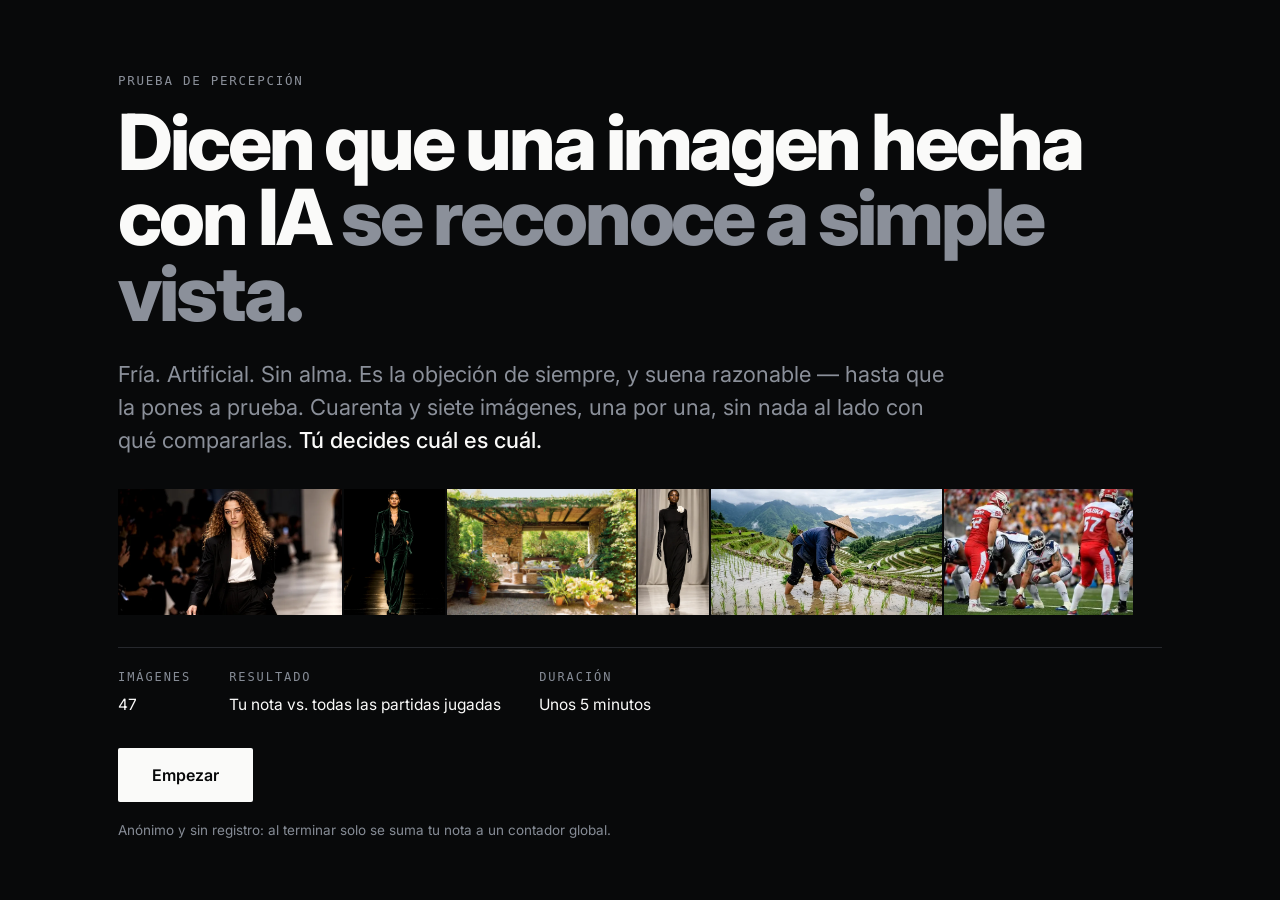
<file: index.html>
<!DOCTYPE html>
<html lang="es-MX">
<head>
<meta charset="utf-8">
<meta name="viewport" content="width=device-width,initial-scale=1">
<title>¿La hizo una IA?</title>
<meta name="description" content="Dicen que una imagen hecha con IA se reconoce a simple vista. 47 imágenes, una por una: ¿foto real o generada por IA? Ponte a prueba.">
<meta property="og:type" content="website">
<meta property="og:title" content="¿La hizo una IA?">
<meta property="og:description" content="Dicen que una imagen hecha con IA se reconoce a simple vista. 47 imágenes, una por una: ¿foto real o generada por IA? Ponte a prueba.">
<meta property="og:locale" content="es_MX">
<meta name="twitter:card" content="summary_large_image">
<!-- LinkedIn exige URL absoluta y no sigue redirecciones al rastrear la vista
     previa; con una ruta relativa el enlace se publica sin imagen. -->
<meta property="og:url" content="https://test-ai-images.vercel.app/">
<meta property="og:image" content="https://test-ai-images.vercel.app/og.png">
<meta property="og:image:secure_url" content="https://test-ai-images.vercel.app/og.png">
<meta property="og:image:type" content="image/png">
<meta property="og:image:width" content="1200">
<meta property="og:image:height" content="630">
<meta property="og:image:alt" content="Cuarenta y siete imágenes, una por una: ¿fotografía real o generada con IA?">
<link rel="preconnect" href="https://fonts.googleapis.com">
<link rel="preconnect" href="https://fonts.gstatic.com" crossorigin>
<link href="https://fonts.googleapis.com/css2?family=Inter:wght@400;500;600;800&display=swap" rel="stylesheet">
<style>
:root{--bg:#08090A;--surface:#121316;--line:#26282D;--fg:#FAFAF9;--dim:#8B909A;--dimmer:#5A5F68;
/* --label: gris legible (5.9:1) para etiquetas y notas pequeñas; --dimmer
   (3.1:1) se reserva para texto grande y elementos gráficos. */
--label:#868C96;
--sans:'Inter',-apple-system,BlinkMacSystemFont,'Segoe UI',system-ui,sans-serif;
--mono:ui-monospace,SFMono-Regular,'SF Mono',Menlo,monospace}
*{box-sizing:border-box}html,body{margin:0;padding:0;height:100%}
body{background:var(--bg);color:var(--fg);font-family:var(--sans);-webkit-font-smoothing:antialiased;line-height:1.5}
.screen{display:none!important}.screen.on{display:block!important}
/* min-width:0 evita que el contenido intrínseco (la tira de imágenes) estire
   el contenedor por encima del ancho de la pantalla en móvil. */
.wrap{max-width:1100px;width:100%;min-width:0;margin:0 auto;padding:0 28px}
.mono{font-family:var(--mono);font-size:12.5px;letter-spacing:.14em;text-transform:uppercase;color:var(--dim)}

#intro.on{height:100vh;height:100svh;display:flex!important;flex-direction:column;justify-content:center;padding:32px 0;overflow:hidden}
#intro h1{font-size:clamp(24px,min(4.6vw,7svh),62px);font-weight:800;letter-spacing:-.04em;line-height:.98;margin:min(14px,1.6svh) 0 min(20px,2.2svh);max-width:20ch}
#intro h1 span{color:var(--dim)}
#intro .lede{font-size:clamp(13.5px,min(1.5vw,2.2svh),19px);color:var(--dim);max-width:60ch;margin:0 0 min(26px,3svh)}
#intro .lede b{color:var(--fg);font-weight:500}
.strip{display:flex;gap:2px;height:clamp(48px,10svh,120px);margin:0 0 min(24px,2.6svh);overflow:hidden;min-width:0}
.strip img{height:100%;width:auto;object-fit:cover}
.facts{display:flex;gap:32px;flex-wrap:wrap;margin:0 0 min(26px,3svh);padding-top:min(16px,1.8svh);border-top:1px solid var(--line)}
.facts .k{font-family:var(--mono);font-size:12px;letter-spacing:.16em;text-transform:uppercase;color:var(--label);display:block;margin-bottom:6px}
.facts .v{font-size:16px}
.btn{appearance:none;border:0;cursor:pointer;font-family:var(--sans);font-weight:600;font-size:16px;background:var(--fg);color:var(--bg);padding:17px 34px;border-radius:2px;transition:opacity .12s}
.btn:hover{opacity:.85}.btn:focus-visible{outline:2px solid var(--fg);outline-offset:4px}
.btn.ghost{background:transparent;color:var(--dim);border:1px solid var(--line);font-weight:500}
.btn.ghost:hover{color:var(--fg);border-color:var(--dim);opacity:1}
.fineprint{margin:min(18px,2svh) 0 0;font-size:clamp(11.5px,1.7svh,13.5px);color:var(--label);max-width:70ch}

/* svh (viewport pequeño) es la unidad correcta aquí: mide la pantalla CON las
   barras del navegador desplegadas, así que la fila de botones nunca queda
   debajo de la barra inferior de Safari. vh queda de reserva por si el
   navegador no entiende svh. */
#test.on{height:100vh;height:100svh;display:flex!important;flex-direction:column}
.topbar{display:flex;align-items:center;gap:20px;padding:16px 28px;border-bottom:1px solid var(--line);flex:0 0 auto}
.ticks{display:flex;gap:2px;flex:1}
.tick{flex:1;height:3px;background:var(--line);border-radius:2px;transition:background .18s}
.tick.done{background:var(--dimmer)}.tick.now{background:var(--fg)}
.count{font-family:var(--mono);font-size:12px;letter-spacing:.1em;color:var(--dim)}
.count b{color:var(--fg);font-weight:600}
.prompt{text-align:center;padding:18px 28px 14px;flex:0 0 auto}
.prompt h2{font-size:clamp(17px,2.1vw,24px);font-weight:600;letter-spacing:-.015em;margin:0}
.stage{flex:1 1 auto;min-height:0;display:flex;align-items:center;justify-content:center;padding:0 28px}
.stage img{max-height:100%;max-width:100%;width:auto;height:auto;display:block}
.answers{display:flex;gap:12px;justify-content:center;padding:20px 28px 26px;flex:0 0 auto}
.ans{appearance:none;cursor:pointer;font-family:var(--sans);font-weight:600;font-size:16px;
padding:16px 40px;border-radius:2px;background:var(--surface);color:var(--fg);border:1px solid var(--line);transition:background .14s,color .14s,border-color .14s}
.ans:hover,.ans:focus-visible{background:var(--fg);color:var(--bg);border-color:var(--fg);outline:none}
.hint{text-align:center;padding:0 28px 18px;flex:0 0 auto}
.hint kbd{font-family:var(--mono);font-size:12px;border:1px solid var(--line);border-radius:3px;padding:2px 6px;margin:0 2px;color:var(--dim)}

/* Todas las pantallas ocupan exactamente el alto disponible: nada de scroll. */
#done.on,#marca.on{height:100vh;height:100svh;display:flex!important;flex-direction:column;
justify-content:center;padding:26px 0;overflow:hidden}
#done .wrap,#marca .wrap{max-height:100%}
.headline{display:grid;grid-template-columns:1fr;gap:min(14px,1.6svh);align-items:start}
.num{font-size:clamp(42px,min(11vw,9.5svh),132px);font-weight:800;letter-spacing:-.06em;line-height:.8}
.num i{font-style:normal;color:var(--dim)}
.headline h2{font-size:clamp(23px,3.4vw,40px);font-weight:800;letter-spacing:-.035em;line-height:1.05;margin:0 0 14px}
.headline p{margin:0;color:var(--dim);font-size:17px;max-width:48ch}
.headline .msg{color:var(--fg);font-size:clamp(14.5px,min(1.7vw,2.4svh),22px);font-weight:600;letter-spacing:-.02em;line-height:1.28;max-width:40ch}
.metrics{display:grid;grid-template-columns:repeat(3,1fr);gap:1px;background:var(--line);border:1px solid var(--line);border-radius:3px;margin:0;overflow:hidden}
.metrics div{background:var(--bg);padding:12px 14px 14px}
.metrics .k{font-family:var(--mono);font-size:11px;letter-spacing:.14em;text-transform:uppercase;color:var(--label);display:block;margin-bottom:6px}
.metrics .v{font-size:26px;font-weight:800;letter-spacing:-.035em;line-height:1;margin-bottom:0}
.metrics p{margin:0;font-size:14.5px;color:var(--dim);line-height:1.45}
.split{display:grid;grid-template-columns:1fr 1fr;gap:1px;background:var(--line);border:1px solid var(--line);border-radius:3px;margin:min(18px,2svh) 0 0;overflow:hidden}
.split div{background:var(--bg);padding:12px 14px}
.split .k{font-family:var(--mono);font-size:11px;letter-spacing:.14em;text-transform:uppercase;color:var(--label);display:block;margin-bottom:6px}
.split .v{font-size:20px;font-weight:800;letter-spacing:-.03em;margin-bottom:0}
.split p{display:none}

.global{margin:min(20px,2.4svh) 0 0}
.global h3{font-family:var(--mono);font-size:11px;letter-spacing:.14em;text-transform:uppercase;color:var(--label);margin:0 0 10px;padding-bottom:8px;border-bottom:1px solid var(--line)}
.gstate{color:var(--dim);font-size:15px;padding:8px 0}
.dgrid{display:grid;grid-template-columns:1fr}
.dcol{min-width:0}
.reveal{margin:min(26px,3svh) 0 0;padding-top:min(20px,2.4svh);border-top:1px solid var(--line)}
/* En su propia pantalla el bloque no necesita separador ni margen superior. */
#marcaSlot .reveal{margin:0;padding-top:0;border-top:0}
.aviso a,.reveal a{color:var(--dim)}
.rTitle{font-size:clamp(20px,min(3.1vw,4.3svh),40px);font-weight:800;letter-spacing:-.035em;line-height:1.06;margin:min(14px,1.6svh) 0 min(18px,2svh);max-width:20ch}
.rBody{font-size:clamp(13.5px,min(1.4vw,2svh),18px);line-height:1.55;color:var(--dim);margin:0;max-width:64ch}
/* La firma cierra el bloque como en un anuncio impreso: primero lo que pasó,
   luego quién lo hizo. En versales pesa más que el titular aunque mida menos. */
.firma{margin:min(26px,3svh) 0 0;padding-top:min(18px,2.2svh);border-top:1px solid var(--line)}
.marca{display:block;font-size:clamp(22px,min(3vw,4.1svh),38px);font-weight:800;
letter-spacing:.055em;text-transform:uppercase;line-height:1;color:var(--fg)}
.marcaPie{display:block;font-family:var(--mono);font-size:clamp(10.5px,1.5svh,12.5px);
letter-spacing:.16em;text-transform:uppercase;color:var(--label);margin:min(10px,1.2svh) 0 0}
.aviso{margin:min(22px,2.5svh) 0 0;color:var(--label);max-width:76ch;font-size:clamp(11.5px,1.6svh,14px)}
.gstate .btn{padding:9px 16px;font-size:13px;margin-left:10px}
/* Una sola línea de 0 a 100 con dos marcas: tu promedio arriba, el promedio
   global abajo. Nada más — la comparación se lee de un vistazo. */
.scale{margin:min(26px,3svh) 0 0}
.track{position:relative;height:4px;background:var(--line);border-radius:2px;margin:min(46px,5.4svh) 0 min(44px,5svh)}
.pin{position:absolute;width:0;top:0}
.pin i{position:absolute;left:0;transform:translateX(-50%);width:2px;height:18px;background:currentColor}
.pin b{position:absolute;left:0;transform:translateX(-50%);white-space:nowrap;
font-family:var(--mono);font-size:13px;letter-spacing:.06em;font-weight:600}
.pin.mine{color:var(--fg)}
.pin.mine i{bottom:4px}
.pin.mine b{bottom:26px}
.pin.all{color:var(--dim)}
.pin.all i{top:4px}
.pin.all b{top:26px}
.sticks{display:flex;justify-content:space-between;font-family:var(--mono);font-size:12px;color:var(--label)}
.again{display:flex;gap:12px;flex-wrap:wrap;margin:min(24px,3svh) 0 0}
footer{margin-top:70px;padding-top:22px;border-top:1px solid var(--line)}
footer a{color:var(--dim)}
.fine{font-size:14px;color:var(--dim);line-height:1.6;margin:0 0 10px;max-width:78ch}
@media (max-width:820px){.wrap{padding:0 18px}
/* Tope en vh (unidad universal) por si el porcentaje no resuelve: la imagen
   nunca puede empujar los botones fuera de la pantalla. */
.stage{padding:0 16px}.stage img{max-height:56vh}
/* Y si aun así la página creciera, los botones quedan pegados abajo,
   siempre visibles y pulsables. */
.answers{position:sticky;bottom:0;z-index:2;background:var(--bg);
padding:16px 18px calc(18px + env(safe-area-inset-bottom,0px))}
.headline{grid-template-columns:1fr;gap:12px}.hint{display:none}.ans{padding:16px 26px;font-size:15px}
#done .btn,#marca .btn{padding:13px 18px;font-size:14.5px}.again{gap:8px}
.slot .lab{font-size:10.5px}
.metrics .k,.split .k{font-size:9.5px;letter-spacing:.08em}
.metrics div,.split div{padding:10px 9px 11px}
.metrics .v{font-size:22px}.split .v{font-size:17px}
/* En pantallas cortas la portada se alinea arriba: centrarla dejaría el botón
   fuera del pliegue y la parte superior inalcanzable al desbordar. */
#intro.on{justify-content:flex-start;padding:26px 0 36px}
#intro h1{font-size:clamp(32px,8.6vw,52px);margin:12px 0 16px}
#intro .lede{font-size:15.5px;margin-bottom:22px}
.strip{height:clamp(62px,10vh,110px);margin-bottom:22px}
/* Dos columnas: apilados en una sola, estos datos empujaban el botón
   "Empezar" fuera del pliegue en pantallas de teléfono. */
.facts{display:grid;grid-template-columns:1fr 1fr;gap:14px 18px;margin-bottom:24px;padding-top:16px}
.facts .v{font-size:15px}
.fineprint{margin-top:18px;font-size:13.5px}}
/* Pantallas muy cortas (teléfonos pequeños, móvil en horizontal): la tira es
   decorativa y se sacrifica para que el botón de inicio quede sobre el pliegue. */
/* La tira es decorativa: se va antes que cualquier contenido con información. */
/* En pantallas grandes sobra sitio: la compactación de móvil dejaba el
   contenido pequeño y flotando. Aquí se devuelve el tamaño. */
@media (min-width:1000px) and (min-height:700px){
.dgrid{grid-template-columns:minmax(0,1fr) minmax(0,1fr);gap:clamp(36px,4vw,64px);align-items:stretch}
.dcol{display:flex;flex-direction:column;justify-content:center}
#verMas{display:none}
#done .again{margin-top:min(28px,3.2svh)}}
@media (min-height:700px) and (min-width:900px){
#done.on,#marca.on,#intro.on{padding:30px 0}
.num{font-size:clamp(76px,11svh,150px)}
.headline{gap:clamp(32px,4.5vw,64px)}
.headline .msg{font-size:clamp(18px,2.5svh,26px)}
.split{margin-top:min(30px,3.6svh)}
.split div{padding:14px 18px}
.split .k{font-size:11.5px;letter-spacing:.15em;margin-bottom:10px}
.split .v{font-size:26px}
.global{margin-top:min(34px,4svh)}
.global h3{font-size:12px;margin-bottom:10px;padding-bottom:8px}
.metrics div{padding:14px 18px 15px}
.metrics .k{font-size:11.5px;letter-spacing:.15em;margin-bottom:12px}
.metrics .v{font-size:30px}
.scale{margin-top:min(24px,2.8svh)}
.track{margin:min(40px,4.6svh) 0 min(38px,4.4svh)}
.pin b{font-size:14px}
.again{margin-top:min(36px,4.4svh)}
#done .btn,#marca .btn{padding:16px 28px;font-size:15.5px}
#intro h1{font-size:clamp(56px,8.6svh,86px);margin-bottom:min(26px,3svh)}
#intro .lede{font-size:clamp(18px,2.6svh,22px);margin-bottom:min(32px,3.6svh)}
.strip{height:clamp(96px,14svh,170px);margin-bottom:min(32px,3.6svh)}
.facts{gap:38px;padding-top:20px;margin-bottom:min(32px,3.6svh)}
.facts .v{font-size:15.5px}
.fineprint{font-size:13.5px}
/* La marca pesa más que el titular: es lo último que debe quedar en la cabeza. */
.rTitle{font-size:clamp(26px,4.4svh,40px);max-width:24ch}
.marca{font-size:clamp(30px,5.3svh,50px)}
.rBody{font-size:clamp(16px,2.2svh,19px)}
.aviso{font-size:13px}}
@media (max-height:760px){.strip{height:clamp(44px,7svh,90px);margin-bottom:min(18px,2svh)}
.fineprint{font-size:12px;margin-top:min(12px,1.5svh)}}
@media (max-height:700px){#intro .strip{display:none}}
@media (max-height:620px){
#intro h1{font-size:clamp(22px,6.2svh,40px)}
#intro .lede{font-size:13px;margin-bottom:14px}
.facts{gap:14px;font-size:12px;margin-bottom:14px;padding-top:12px}
.facts .k{margin-bottom:2px;font-size:9.5px}.facts .v{font-size:12.5px}
.fineprint{font-size:11px;margin-top:12px}
#done .btn,#marca .btn{padding:11px 15px;font-size:13.5px}
.rBody{font-size:12.5px;line-height:1.45}.aviso{font-size:10.5px;margin-top:10px}
#marca .again{margin-top:10px}.rTitle{margin-bottom:8px}
.rBody{font-size:11.5px;line-height:1.38}.again{margin-top:min(14px,1.8svh)}
.rTitle{font-size:clamp(18px,4.1svh,24px)}.marca{font-size:clamp(22px,5svh,30px)}
#marca .btn{padding:10px 14px;font-size:13px}.aviso{font-size:10.5px}
#marca>.wrap>.mono{display:none}
#intro .strip{display:none}
#intro.on{padding:18px 0 28px}
#intro h1{font-size:29px;margin-bottom:14px}
#intro .lede{font-size:14.5px;margin-bottom:16px}
.facts{gap:10px 18px;margin-bottom:16px;padding-top:14px}}
@media (max-height:620px){
#done>.wrap>.mono,#marca>.wrap>.mono,.global h3{display:none}
.metrics div,.split div{padding:8px 9px 9px}
.metrics .v{font-size:20px}.split .v{font-size:16px}
.track{margin:38px 0 34px}}
@media (max-height:600px){#marca.on{height:auto;min-height:100svh;overflow:visible}}
@media (max-height:430px){#done.on,#marca.on,#intro.on{height:auto;min-height:100svh;overflow:visible}}
@media (prefers-reduced-motion:reduce){*{transition:none!important}}
</style>
</head>
<body>

<section class="screen on" id="intro"><div class="wrap">
  <p class="mono">Prueba de percepción</p>
  <h1>Dicen que una imagen hecha con IA <span>se reconoce a simple vista.</span></h1>
  <p class="lede">Fría. Artificial. Sin alma. Es la objeción de siempre, y suena razonable — hasta que la pones a prueba. Cuarenta y siete imágenes, una por una, sin nada al lado con qué compararlas. <b>Tú decides cuál es cuál.</b></p>
  <div class="strip" id="strip"></div>
  <div class="facts">
    <div><span class="k">Imágenes</span><span class="v">47</span></div>
    <div><span class="k">Resultado</span><span class="v">Tu nota vs. todas las partidas jugadas</span></div>
    <div><span class="k">Duración</span><span class="v">Unos 5 minutos</span></div>
  </div>
  <div><button class="btn" id="start">Empezar</button></div>
  <p class="fineprint">Anónimo y sin registro: al terminar solo se suma tu nota a un contador global.</p>
</div></section>

<section class="screen" id="test">
  <div class="topbar"><div class="ticks" id="ticks"></div><div class="count" id="count"></div></div>
  <div class="prompt"><h2>¿Esta imagen la generó una IA?</h2></div>
  <div class="stage"><img id="shot" alt="Imagen a evaluar"></div>
  <div class="answers">
    <button class="ans" id="yes">Sí, la generó una IA</button>
    <button class="ans" id="no">No, es una fotografía</button>
  </div>
  <p class="hint mono"><kbd>S</kbd> generada &nbsp;·&nbsp; <kbd>N</kbd> fotografía</p>
</section>

<section class="screen" id="done"><div class="wrap dgrid">
  <div class="dcol">
  <p class="mono">Tu resultado</p>
  <div class="headline">
    <div class="num" id="num"></div>
    <div><p class="msg" id="vMsg"></p></div>
  </div>
  <div class="split">
    <div><span class="k">Fotos de verdad</span><div class="v" id="mReal"></div><p>Cuántas reconociste como fotografía.</p></div>
    <div><span class="k">Hechas con IA</span><div class="v" id="mAi"></div><p>Cuántas descubriste.</p></div>
  </div>

  <div class="global">
    <h3>Tú contra todos</h3>
    <div class="gstate" id="gLoad">Cargando el acumulado global…</div>
    <div class="gstate" id="gErr" hidden>No se pudo cargar el acumulado global.<button class="btn ghost" id="gRetry">Reintentar</button></div>
    <div id="gBody" hidden>
      <div class="metrics">
        <div><span class="k">Tu promedio</span><div class="v" id="gMine"></div></div>
        <div><span class="k">Tus partidas</span><div class="v" id="gMineN"></div></div>
        <div><span class="k">Promedio global</span><div class="v" id="gAvg"></div></div>
      </div>
      <div class="scale" id="scale" role="img" aria-label="">
        <div class="track" id="track">
          <span class="pin mine" id="pinMine"><b></b><i></i></span>
          <span class="pin all" id="pinAll"><i></i><b></b></span>
        </div>
        <!-- Solo los extremos: el 50 chocaba con la etiqueta del promedio global,
             que casi siempre cae ahí. En la línea van dos números, no cuatro. -->
        <div class="sticks" aria-hidden="true"><span>0</span><span>100</span></div>
      </div>
    </div>
  </div>

  </div>
  <div class="dcol" id="doneCol">
  <div class="reveal" id="reveal">
    <!-- El titular es sobre lo que acaba de pasarle a quien juega, no sobre
         nosotros: mirar cuarenta y siete imágenes y no poder separarlas. La marca cierra,
         no se anuncia. -->
    <h2 class="rTitle">Veintitrés de esas imágenes nunca pasaron delante de una cámara.</h2>
    <!-- Cierra el círculo con la portada: ahí la objeción era «sin alma», aquí
         se responde de frente. Sin lista de atributos: se cuenta, no se enumera. -->
    <p class="rBody">Ni el lugar, ni la persona, ni la luz de esa tarde: nada de eso ocurrió. Y aun así te dijeron algo. El alma de una imagen nunca la puso la herramienta — la pone quien la dirige. Treinta años del lado del cliente nos enseñaron a reconocerla antes de producirla.</p>
    <p class="firma"><span class="marca">Final Edge</span><span class="marcaPie">Dirección de imagen con IA</span></p>
  </div>
  <div class="again">
    <button class="btn" id="verMas">Quién las hizo</button>
    <button class="btn ghost" id="retry">Jugar otra vez</button>
  </div>
  </div>
</div></section>

<section class="screen" id="marca"><div class="wrap">
  <p class="mono">Detrás de la prueba</p>
  <div id="marcaSlot"></div>
  <div class="again">
    <button class="btn" id="retry2">Jugar otra vez</button>
    <button class="btn ghost" id="home">Volver al inicio</button>
  </div>
  <p class="fine aviso">Juego anónimo, sin datos personales. De las 23 fotografías reales, 10 son de Wikimedia Commons (<a href="creditos.html">créditos</a>) y 13 las aportó Final Edge; las 24 generadas con IA son obra de Final Edge.</p>
</div></section>

<script src="items.js"></script>
<script>
var N = ITEMS.length, deck=[], idx=0, hits=0, okReal=0, okAi=0, saidAi=0;
/* Ids de las imágenes generadas que esta persona señaló como IA. */
var senaladas=[];
/* Nota a partir de la cual se puede afirmar estadísticamente que sí distingue. */
var UMBRAL = 65;
var N_REAL = ITEMS.filter(function(x){return x.real;}).length;
var N_AI = N - N_REAL;
function $(id){return document.getElementById(id);}
function shuffle(a){for(var i=a.length-1;i>0;i--){var j=Math.floor(Math.random()*(i+1));var t=a[i];a[i]=a[j];a[j]=t;}return a;}

function build(){
  deck = shuffle(ITEMS.slice()); idx=0; hits=0; okReal=0; okAi=0; saidAi=0;
  senaladas=[]; registrado=false;
  var s=''; for(var i=0;i<N;i++) s+='<span class="tick"></span>';
  $('ticks').innerHTML=s;
}
function show(id){var a=document.querySelectorAll('.screen');for(var i=0;i<a.length;i++)a[i].classList.remove('on');$(id).classList.add('on');window.scrollTo(0,0);}
function render(){
  $('shot').src = deck[idx].src;
  $('count').innerHTML = '<b>'+(idx+1<10?'0'+(idx+1):idx+1)+'</b> / '+N;
  var t=$('ticks').children;
  for(var i=0;i<N;i++) t[i].className='tick'+(i<idx?' done':i===idx?' now':'');
  if(idx+1<N){var im=new Image();im.src=deck[idx+1].src;}
}
function answer(saysAi){
  var it=deck[idx];
  if(saysAi) saidAi++;
  if(saysAi && !it.real) senaladas.push(it.id);
  if(saysAi === !it.real){ hits++; if(it.real) okReal++; else okAi++; }
  idx++;
  if(idx<N) render(); else finish();
}
function finish(){
  var t=$('ticks').children; for(var i=0;i<N;i++) t[i].className='tick done';

  /* Nota 0-100 inmune al desbalance: media de los dos aciertos.
     Decir "IA" a todo -> 0% en fotos y 100% en generadas -> 50. Igual que adivinar. */
  var pReal = okReal/N_REAL, pAi = okAi/N_AI;
  var score = Math.round(50*pReal + 50*pAi);

  $('num').innerHTML = score+'<i>/100</i>';
  $('mReal').textContent = okReal+' de '+N_REAL;
  $('mAi').textContent = okAi+' de '+N_AI;

  /* Umbral estadístico sobre la MEDIA BALANCEADA que usa este juego
     (50·okReal/23 + 50·okAi/24), no sobre el porcentaje bruto de aciertos.
     Con 23 fotos y 24 imágenes de IA, llegar a 65 por puro azar tiene una
     probabilidad del 2,87% con la estrategia más favorable al azar (señalar
     IA en 26 de las 47). Con 64 sería 5,45%, por encima del corte del 5%. */
  $('vMsg').textContent = score>=UMBRAL
    ? 'Felicidades. Al parecer aún tenemos que esforzarnos más para crear imágenes que logren confundirse con la realidad.'
    : 'Parece que la tecnología aplicada por Final Edge ha llegado a un punto en el que te es difícil identificar las imágenes hechas con IA de las imágenes fotográficas reales.';

  show('done');
  addMine(score);
  loadGlobal(score);
  registrarImagenes(senaladas);
}

/* ---------- Acumulado ----------
   Global: contadores públicos keyless (Abacus); solo viaja el tramo de la nota,
   nada identificable. Tuyo: se guarda en tu navegador, no sale de ahí.
   Para probar sin tocar los datos reales: añadir ?ns=loquesea a la URL. */
var AGG_BASE='https://abacus.jasoncameron.dev';
var AGG_NS=(function(){try{return new URLSearchParams(location.search).get('ns')||'lahizounaia-r2-t7m4qp';}catch(e){return 'lahizounaia-r2-t7m4qp';}})();
var MINE_KEY='aia_mine_'+AGG_NS;
var lastScore=null, lastCounted=false, mineMem=null;

/* El promedio global tiene que ser exacto: si la única partida jugada sacó 50,
   el global es 50, no una estimación. Por eso se guardan dos cosas: la decena
   de cada nota (b00..b10) y su unidad (u01..u09). Con eso,
   suma = 10*Σ(decena·partidas) + Σ(unidad·veces), sin aproximar nada.
   El almacén exige claves de 3 caracteres como mínimo. */
function bucketKey(i){return 'b'+(i<10?'0'+i:i);}
function unitKey(u){return 'u0'+u;}
function bucketOf(s){return Math.min(10,Math.floor(s/10));}
/* Posición de una nota en la línea de 0 a 100. */
function xPos(v){return Math.max(0,Math.min(100,v));}

/* Tus partidas viven solo en este navegador; si no hay almacenamiento
   (modo privado) al menos se acumulan mientras dure la sesión. */
function readMine(){
  if(mineMem) return mineMem;
  try{var v=JSON.parse(localStorage.getItem(MINE_KEY));
      if(v&&typeof v.n==='number'&&typeof v.sum==='number') return v;}catch(e){}
  return {n:0,sum:0};
}
function addMine(score){
  var m=readMine();
  mineMem={n:m.n+1,sum:m.sum+score};
  try{localStorage.setItem(MINE_KEY,JSON.stringify(mineMem));}catch(e){}
  return mineMem;
}

/* El almacén corta a 30 peticiones cada 10 s por IP y al terminar una partida
   hacen falta hasta 41: 20 para leer el promedio global y 21 para registrar la
   partida imagen por imagen. Ventana deslizante, no cubo de fichas: un cubo que
   arranca lleno y además se repone deja pasar el doble del cupo en la primera
   ventana. Aquí se cuentan los envíos de los últimos 10 s y no se pasa de CUPO,
   así que las lecturas salen de inmediato y las escrituras drenan detrás. */
var CUPO=25, envios=[], cola=[];
function bombear(){
  var lim=Date.now()-10000;
  while(envios.length && envios[0]<=lim) envios.shift();
  while(cola.length && envios.length<CUPO){ envios.push(Date.now()); cola.shift()(); }
  if(cola.length) setTimeout(bombear, Math.max(50, envios[0]+10000-Date.now()+50));
}
/* Las lecturas que el jugador está esperando se adelantan a las escrituras de
   fondo. Sin esto, un reintento tras un fallo de red queda detrás de 21
   escrituras encoladas y la pantalla tarda una ventana entera en responder. */
function pedir(url,urgente){
  return new Promise(function(res,rej){
    var envio=function(){ fetch(url).then(res,rej); };
    if(urgente) cola.unshift(envio); else cola.push(envio);
    bombear();
  });
}
function getCount(key){
  return pedir(AGG_BASE+'/get/'+AGG_NS+'/'+key,true).then(function(r){
    if(r.status===404) return 0;
    if(!r.ok) throw new Error('get '+r.status);
    return r.json().then(function(j){return j.value||0;});
  });
}
function hitCount(key,urgente){
  return pedir(AGG_BASE+'/hit/'+AGG_NS+'/'+key,urgente).then(function(r){
    if(!r.ok) throw new Error('hit '+r.status);
    return r.json().then(function(j){return j.value||0;});
  });
}

/* Panel privado: por cada imagen generada, cuántas veces la señalaron como IA.
   El divisor es "runs" —partidas contadas desde que existe este registro— y no
   el total histórico, porque ese ya traía partidas de antes sin datos por
   imagen y daría porcentajes falsos. Cada partida muestra las 47 imágenes,
   así que toda partida contada expone cada imagen exactamente una vez. */
function imgKey(id){return 'i'+id;}
var RUNS_KEY='runs', registrado=false;
function registrarImagenes(ids){
  if(registrado) return;          /* una sola vez por partida, pase lo que pase */
  registrado=true;
  hitCount(RUNS_KEY)['catch'](function(){});
  for(var i=0;i<ids.length;i++) hitCount(imgKey(ids[i]))['catch'](function(){});
}
/* Cada partida terminada suma al global. Al reintentar tras un fallo de red no
   se vuelve a sumar la misma partida: solo se releen los contadores. */
function loadGlobal(score,recount){
  lastScore=score;
  var my=bucketOf(score);
  var counting=(recount!==false);
  if(counting) lastCounted=false;
  $('gLoad').hidden=false; $('gErr').hidden=true; $('gBody').hidden=true;
  var myUnit=score%10;
  var tasks=[];
  for(var i=0;i<=10;i++){
    tasks.push(i===my&&counting
      ? hitCount(bucketKey(i),true).then(function(v){lastCounted=true;return v;})
      : getCount(bucketKey(i)));
  }
  for(var u=1;u<=9;u++){
    tasks.push(u===myUnit&&counting ? hitCount(unitKey(u),true) : getCount(unitKey(u)));
  }
  Promise.all(tasks).then(function(all){
    renderGlobal(all.slice(0,11),all.slice(11));
  }).catch(function(){
    $('gLoad').hidden=true; $('gErr').hidden=false;
  });
}
/* Mantiene la etiqueta dentro de la línea cuando la marca cae en un extremo. */
function nudge(pin){
  var b=pin.querySelector('b');
  b.style.transform='translateX(-50%)';
  var t=$('track').getBoundingClientRect(), r=b.getBoundingClientRect(), d=0;
  if(r.left<t.left) d=t.left-r.left;
  else if(r.right>t.right) d=t.right-r.right;
  if(d) b.style.transform='translateX(calc(-50% + '+Math.round(d)+'px))';
}
function renderGlobal(counts,units){
  var n=0, sum=0;
  for(var i=0;i<=10;i++){ n+=counts[i]; sum+=counts[i]*i*10; }
  for(var u=1;u<=9;u++) sum+=units[u-1]*u;
  if(n<1){ $('gLoad').hidden=true; $('gErr').hidden=false; return; }

  var mine=readMine();
  var mineAvg=mine.n?Math.round(mine.sum/mine.n):0;
  var allAvg=Math.round(sum/n);

  $('gMine').textContent=mineAvg;
  $('gMineN').textContent=mine.n.toLocaleString('es-MX');
  $('gAvg').textContent=allAvg;

  var pm=$('pinMine'), pa=$('pinAll');
  pm.style.left=xPos(mineAvg)+'%'; pm.querySelector('b').textContent='Tú '+mineAvg;
  pa.style.left=xPos(allAvg)+'%';  pa.querySelector('b').textContent='Todos '+allAvg;
  nudge(pm); nudge(pa);
  $('scale').setAttribute('aria-label','En una escala de 0 a 100: tu promedio '+mineAvg+', promedio de todas las partidas '+allAvg+'.');

  $('gLoad').hidden=true; $('gErr').hidden=true; $('gBody').hidden=false;
}

$('gRetry').onclick=function(){ if(lastScore!==null) loadGlobal(lastScore,!lastCounted); };
$('yes').onclick=function(){answer(true);};
$('no').onclick=function(){answer(false);};
$('start').onclick=function(){build();render();show('test');};
$('retry').onclick=function(){build();render();show('test');};
$('retry2').onclick=function(){build();render();show('test');};
$('verMas').onclick=function(){show('marca');};
/* El bloque de marca vive en los resultados cuando hay sitio para las dos
   columnas; en pantallas pequeñas se traslada a su propia pantalla. Es el
   mismo nodo, no una copia. */
var anchoSuficiente = window.matchMedia('(min-width:1000px) and (min-height:700px)');
function ubicarRevelacion(){
  var rev=$('reveal'), cabe=anchoSuficiente.matches;
  var destino = cabe ? $('doneCol') : $('marcaSlot');
  if(rev.parentNode!==destino) destino.insertBefore(rev, cabe ? destino.querySelector('.again') : null);
}
if(anchoSuficiente.addEventListener) anchoSuficiente.addEventListener('change', ubicarRevelacion);
ubicarRevelacion();
$('home').onclick=function(){show('intro');};
document.addEventListener('keydown',function(e){
  if(!$('test').classList.contains('on'))return;
  var k=e.key.toLowerCase();
  if(k==='s'){e.preventDefault();answer(true);}
  if(k==='n'){e.preventDefault();answer(false);}
});
(function(){
  var pool=shuffle(ITEMS.slice()).slice(0,6), h='';
  for(var i=0;i<pool.length;i++) h+='<img src="'+pool[i].src+'" alt="">';
  $('strip').innerHTML=h;
})();
</script>
</body>
</html>
</file>
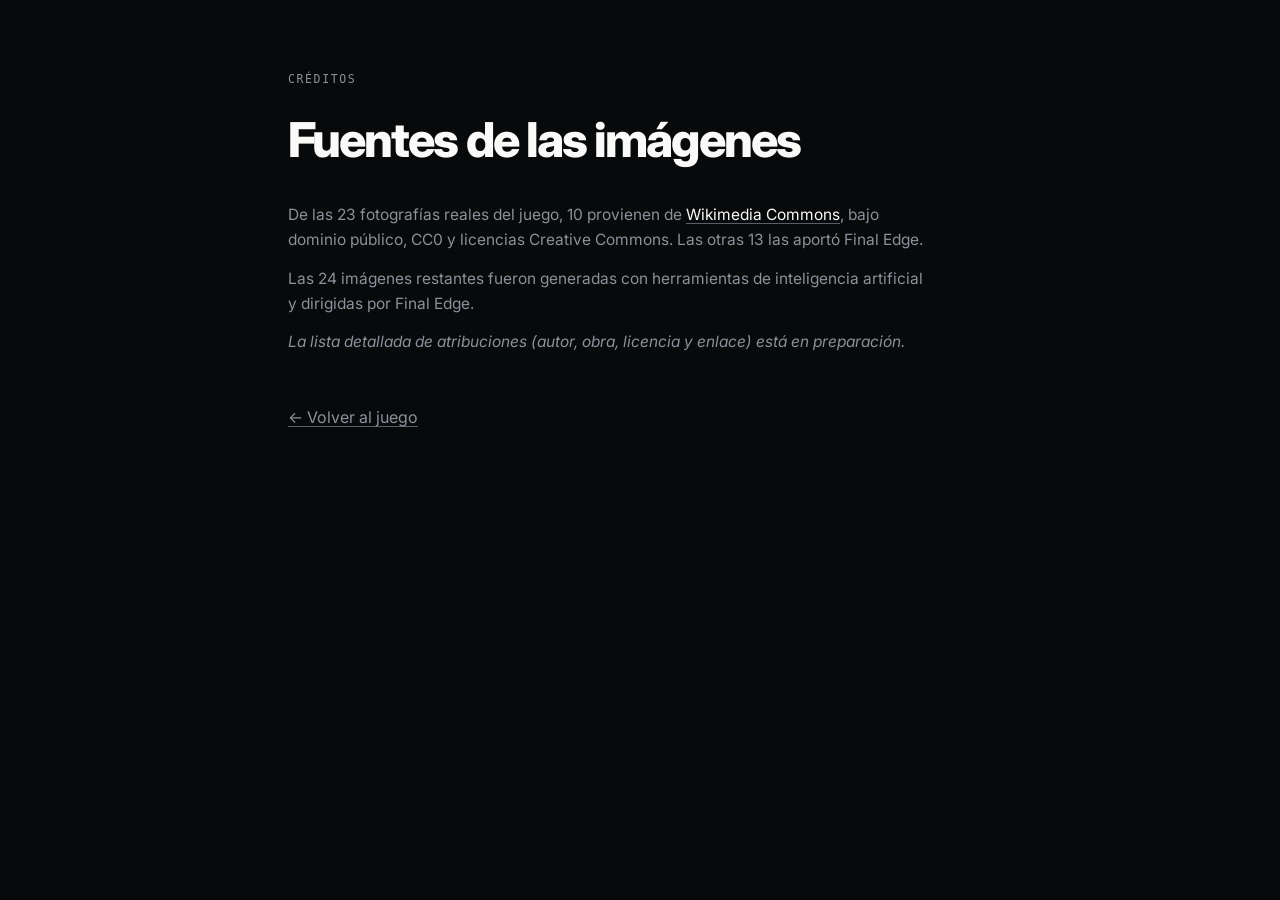
<file: creditos.html>
<!DOCTYPE html>
<html lang="es-MX">
<head>
<meta charset="utf-8">
<meta name="viewport" content="width=device-width,initial-scale=1">
<title>Créditos — ¿La hizo una IA?</title>
<meta name="robots" content="noindex">
<link rel="preconnect" href="https://fonts.googleapis.com">
<link rel="preconnect" href="https://fonts.gstatic.com" crossorigin>
<link href="https://fonts.googleapis.com/css2?family=Inter:wght@400;500;600;800&display=swap" rel="stylesheet">
<style>
:root{--bg:#08090A;--line:#26282D;--fg:#FAFAF9;--dim:#8B909A;--dimmer:#5A5F68;
--sans:'Inter',-apple-system,BlinkMacSystemFont,'Segoe UI',system-ui,sans-serif;
--mono:ui-monospace,SFMono-Regular,'SF Mono',Menlo,monospace}
*{box-sizing:border-box}body{margin:0;background:var(--bg);color:var(--fg);font-family:var(--sans);line-height:1.6}
.wrap{max-width:760px;margin:0 auto;padding:70px 28px 90px}
.mono{font-family:var(--mono);font-size:11.5px;letter-spacing:.14em;text-transform:uppercase;color:var(--dim)}
h1{font-size:clamp(30px,5vw,48px);font-weight:800;letter-spacing:-.04em;margin:14px 0 24px}
p{color:var(--dim);font-size:15.5px;margin:0 0 14px;max-width:64ch}
a{color:var(--fg);text-decoration:underline;text-underline-offset:3px;text-decoration-color:var(--dimmer)}
ul{color:var(--dim);font-size:14.5px;padding-left:20px}
.back{display:inline-block;margin-top:36px;color:var(--dim)}
</style>
</head>
<body><div class="wrap">
  <p class="mono">Créditos</p>
  <h1>Fuentes de las imágenes</h1>
  <p>De las 23 fotografías reales del juego, 10 provienen de <a href="https://commons.wikimedia.org" rel="noopener">Wikimedia Commons</a>, bajo dominio público, CC0 y licencias Creative Commons. Las otras 13 las aportó Final Edge.</p>
  <p>Las 24 imágenes restantes fueron generadas con herramientas de inteligencia artificial y dirigidas por Final Edge.</p>
  <!-- PENDIENTE: lista de atribuciones individuales (autor, título, licencia y enlace)
       de las fotografías con licencia CC que lo requieran. Completar antes de difundir. -->
  <p><em>La lista detallada de atribuciones (autor, obra, licencia y enlace) está en preparación.</em></p>
  <a class="back" href="index.html">← Volver al juego</a>
</div></body>
</html>
</file>
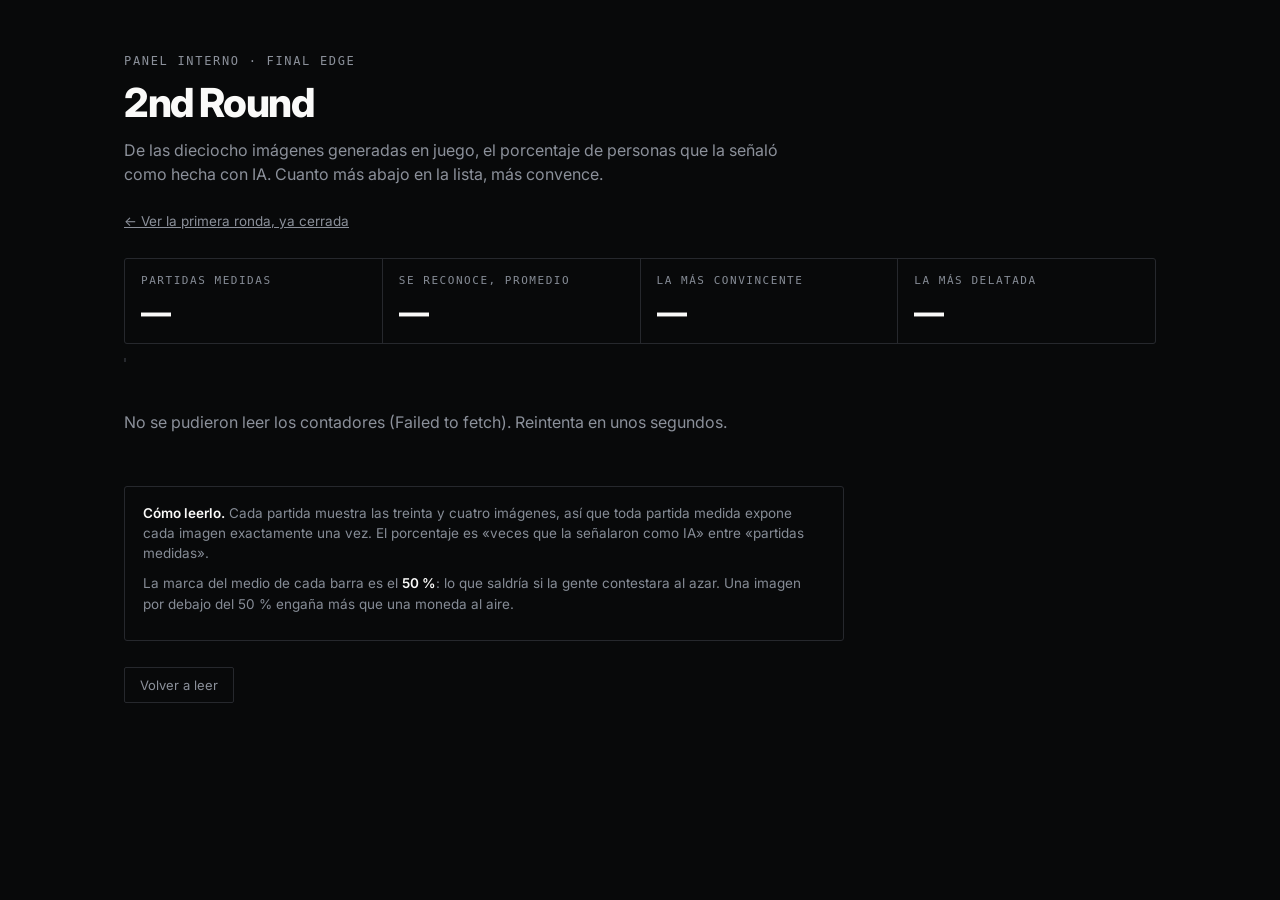
<file: panel-2nd-v3lbdhr2i0kg.html>
<!DOCTYPE html>
<html lang="es-MX">
<head>
<meta charset="utf-8">
<meta name="viewport" content="width=device-width,initial-scale=1">
<title>2nd Round · ¿La hizo una IA?</title>
<!-- Página no enlazada desde ningún sitio y excluida de buscadores. -->
<meta name="robots" content="noindex,nofollow,noarchive">
<link rel="preconnect" href="https://fonts.googleapis.com">
<link rel="preconnect" href="https://fonts.gstatic.com" crossorigin>
<link href="https://fonts.googleapis.com/css2?family=Inter:wght@400;500;600;800&display=swap" rel="stylesheet">
<link rel="stylesheet" href="panel.css">
</head>
<body>
<div class="wrap">
  <p class="mono">Panel interno · Final Edge</p>
  <h1>2nd Round</h1>
  <p class="lede">De las dieciocho imágenes generadas en juego, el porcentaje de personas que la
  señaló como hecha con IA. Cuanto más abajo en la lista, más convence.</p>

  <p class="otra"><a href="panel-9009ly4u2c2h8y.html">← Ver la primera ronda, ya cerrada</a></p>

  <div class="resumen">
    <div><span class="k">Partidas medidas</span><span class="v" id="runs">—</span></div>
    <div><span class="k">Se reconoce, promedio</span><span class="v" id="prom">—</span></div>
    <div><span class="k">La más convincente</span><span class="v" id="mejor">—</span></div>
    <div><span class="k">La más delatada</span><span class="v" id="peor">—</span></div>
  </div>
  <p class="nota" id="nota"></p>

  <div class="barra-carga" id="carga" hidden><i id="cargaI"></i></div>
  <p class="estado" id="estado">Leyendo contadores…</p>

  <table id="tabla" hidden>
    <thead><tr>
      <th></th><th></th>
      <th>Imagen</th>
      <th class="n">La reconocen</th>
      <th class="n">No la reconocen</th>
      <th class="medida">Contra el azar</th>
    </tr></thead>
    <tbody id="filas"></tbody>
  </table>

  <div class="aviso">
    <p><b>Cómo leerlo.</b> Cada partida muestra las treinta y cuatro imágenes, así que toda partida
    medida expone cada imagen exactamente una vez. El porcentaje es «veces que la señalaron como IA»
    entre «partidas medidas».</p>
    <p>La marca del medio de cada barra es el <b>50 %</b>: lo que saldría si la gente contestara
    al azar. Una imagen por debajo del 50 % engaña más que una moneda al aire.</p>
    <p id="aviso-muestra"></p>
  </div>

  <p style="margin-top:26px"><button class="btn" id="recargar">Volver a leer</button></p>
</div>

<script src="items.js"></script>
<script>
/* Ronda en curso: contadores propios, para no mezclarse con la primera. */
var RONDA={
  ns:'lahizounaia-r2-t7m4qp',
  imagenes:ITEMS.filter(function(x){return !x.real;}),
  cerrada:false
};
</script>
<script src="panel.js"></script>
</body>
</html>
</file>
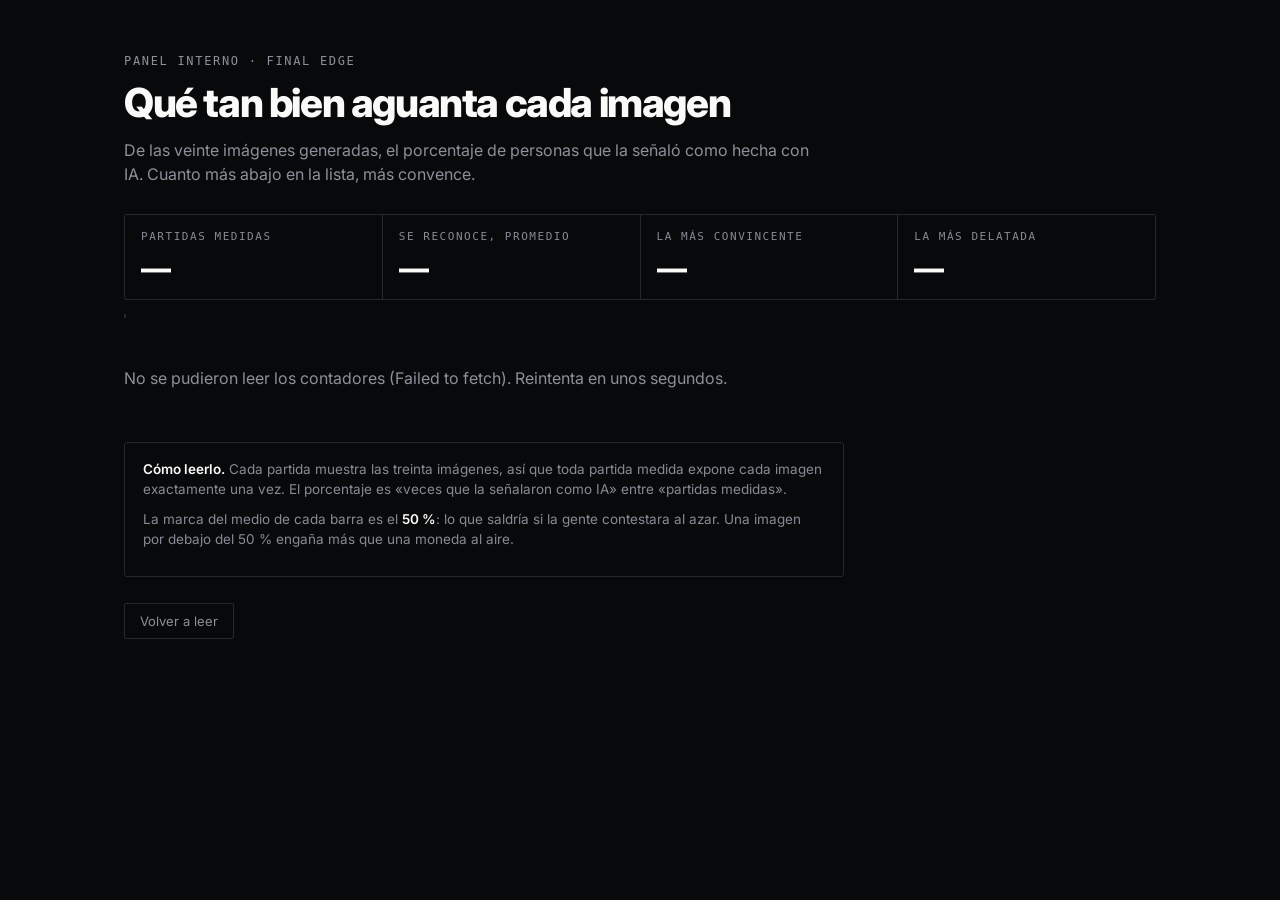
<file: panel-9009ly4u2c2h8y.html>
<!DOCTYPE html>
<html lang="es-MX">
<head>
<meta charset="utf-8">
<meta name="viewport" content="width=device-width,initial-scale=1">
<title>Panel · ¿La hizo una IA?</title>
<!-- Página no enlazada desde ningún sitio y excluida de buscadores. -->
<meta name="robots" content="noindex,nofollow,noarchive">
<link rel="preconnect" href="https://fonts.googleapis.com">
<link rel="preconnect" href="https://fonts.gstatic.com" crossorigin>
<link href="https://fonts.googleapis.com/css2?family=Inter:wght@400;500;600;800&display=swap" rel="stylesheet">
<style>
:root{--bg:#08090A;--surface:#121316;--line:#26282D;--fg:#FAFAF9;--dim:#8B909A;--label:#868C96;
--bien:#4ADE80;--mal:#F87171;
--sans:'Inter',-apple-system,BlinkMacSystemFont,'Segoe UI',system-ui,sans-serif;
--mono:ui-monospace,SFMono-Regular,'SF Mono',Menlo,monospace}
*{box-sizing:border-box}
body{margin:0;background:var(--bg);color:var(--fg);font-family:var(--sans);line-height:1.5;
-webkit-font-smoothing:antialiased}
.wrap{max-width:1080px;margin:0 auto;padding:40px 24px 80px}
.mono{font-family:var(--mono);font-size:12px;letter-spacing:.14em;text-transform:uppercase;color:var(--dim)}
h1{font-size:clamp(26px,4vw,40px);font-weight:800;letter-spacing:-.035em;line-height:1.05;margin:10px 0 14px}
.lede{color:var(--dim);margin:0 0 28px;max-width:70ch}

.resumen{display:grid;grid-template-columns:repeat(auto-fit,minmax(170px,1fr));gap:1px;
background:var(--line);border:1px solid var(--line);border-radius:3px;overflow:hidden;margin:0 0 14px}
.resumen div{background:var(--bg);padding:14px 16px}
.resumen .k{font-family:var(--mono);font-size:11px;letter-spacing:.14em;text-transform:uppercase;
color:var(--label);display:block;margin-bottom:7px}
.resumen .v{font-size:30px;font-weight:800;letter-spacing:-.035em;line-height:1}

.nota{border-left:2px solid var(--line);padding:2px 0 2px 14px;margin:0 0 30px;color:var(--label);
font-size:14px;max-width:78ch}
.nota b{color:var(--fg);font-weight:600}

.barra-carga{height:2px;background:var(--line);border-radius:2px;overflow:hidden;margin:20px 0}
.barra-carga i{display:block;height:100%;width:0;background:var(--fg);transition:width .25s}

table{width:100%;border-collapse:collapse}
th{font-family:var(--mono);font-size:11px;letter-spacing:.12em;text-transform:uppercase;color:var(--label);
text-align:left;font-weight:500;padding:0 12px 10px;border-bottom:1px solid var(--line)}
th.n,td.n{text-align:right;white-space:nowrap}
td{padding:12px;border-bottom:1px solid var(--line);vertical-align:middle}
tr:hover td{background:var(--surface)}
td.mini{width:92px;padding-left:0}
td.mini img{display:block;width:76px;height:76px;object-fit:cover;border-radius:2px;background:var(--surface)}
.pos{font-family:var(--mono);font-size:12px;color:var(--label);width:38px}
.pct{font-size:22px;font-weight:800;letter-spacing:-.03em;line-height:1}
.sub{font-family:var(--mono);font-size:11px;color:var(--label);margin-top:4px}
.medida{min-width:170px}
.riel{position:relative;height:8px;background:var(--surface);border:1px solid var(--line);
border-radius:2px;overflow:hidden}
.riel i{display:block;height:100%}
.riel u{position:absolute;top:-3px;bottom:-3px;left:50%;width:1px;background:var(--dim);opacity:.75}
.pie{margin-top:12px;font-family:var(--mono);font-size:11px;color:var(--label)}

.aviso{margin:34px 0 0;padding:16px 18px;border:1px solid var(--line);border-radius:3px;
color:var(--label);font-size:13.5px;max-width:80ch}
.aviso b{color:var(--fg);font-weight:600}
.estado{color:var(--dim);padding:18px 0}
.btn{appearance:none;border:1px solid var(--line);background:transparent;color:var(--dim);
cursor:pointer;font-family:var(--sans);font-size:13px;padding:9px 15px;border-radius:2px}
.btn:hover{color:var(--fg);border-color:var(--dim)}
@media (max-width:720px){
  td.mini{width:64px} td.mini img{width:56px;height:56px}
  .medida{display:none} th.medida{display:none}
  .wrap{padding:28px 16px 60px}
}
</style>
</head>
<body>
<div class="wrap">
  <p class="mono">Panel interno · Final Edge</p>
  <h1>Qué tan bien aguanta cada imagen</h1>
  <p class="lede">De las veinte imágenes generadas, el porcentaje de personas que la señaló como
  hecha con IA. Cuanto más abajo en la lista, más convence.</p>

  <div class="resumen">
    <div><span class="k">Partidas medidas</span><span class="v" id="runs">—</span></div>
    <div><span class="k">Se reconoce, promedio</span><span class="v" id="prom">—</span></div>
    <div><span class="k">La más convincente</span><span class="v" id="mejor">—</span></div>
    <div><span class="k">La más delatada</span><span class="v" id="peor">—</span></div>
  </div>
  <p class="nota" id="nota"></p>

  <div class="barra-carga" id="carga" hidden><i id="cargaI"></i></div>
  <p class="estado" id="estado">Leyendo contadores…</p>

  <table id="tabla" hidden>
    <thead><tr>
      <th></th><th></th>
      <th>Imagen</th>
      <th class="n">La reconocen</th>
      <th class="n">No la reconocen</th>
      <th class="medida">Contra el azar</th>
    </tr></thead>
    <tbody id="filas"></tbody>
  </table>

  <div class="aviso">
    <p style="margin:0 0 10px"><b>Cómo leerlo.</b> Cada partida muestra las treinta imágenes, así que
    toda partida medida expone cada imagen exactamente una vez. El porcentaje es
    «veces que la señalaron como IA» entre «partidas medidas».</p>
    <p style="margin:0 0 10px">La marca del medio de cada barra es el <b>50 %</b>: lo que saldría si
    la gente contestara al azar. Una imagen por debajo del 50 % engaña más que una moneda al aire.</p>
    <p style="margin:0" id="aviso-muestra"></p>
  </div>

  <p style="margin-top:26px"><button class="btn" id="recargar">Volver a leer</button></p>
</div>

<script src="items.js"></script>
<script>
var BASE='https://abacus.jasoncameron.dev';
var NS=(function(){try{return new URLSearchParams(location.search).get('ns')||'lahizounaia-v3-vrk10b';}
        catch(e){return 'lahizounaia-v3-vrk10b';}})();
function $(id){return document.getElementById(id);}

/* Misma ventana deslizante que el juego: el servicio corta a 30 peticiones cada
   10 s por IP y aquí se leen 21 contadores de una sentada. */
var CUPO=25, envios=[], cola=[];
function bombear(){
  var lim=Date.now()-10000;
  while(envios.length && envios[0]<=lim) envios.shift();
  while(cola.length && envios.length<CUPO){ envios.push(Date.now()); cola.shift()(); }
  if(cola.length) setTimeout(bombear, Math.max(50, envios[0]+10000-Date.now()+50));
}
function pedir(url){
  return new Promise(function(res,rej){
    cola.push(function(){ fetch(url).then(res,rej); });
    bombear();
  });
}
var hechas=0, totales=0;
function get(key){
  return pedir(BASE+'/get/'+NS+'/'+key).then(function(r){
    hechas++; $('cargaI').style.width=Math.round(hechas/totales*100)+'%';
    if(r.status===404) return 0;                 /* contador aún sin crear */
    if(!r.ok) throw new Error('get '+r.status);
    return r.json().then(function(j){return j.value||0;});
  });
}

var generadas=ITEMS.filter(function(x){return !x.real;});

/* Escala continua: reconocimiento bajo = verde, alto = rojo. Sin escalones,
   para que no haya una franja ambigua justo donde caen casi todos los datos.
   El 50% —contestar al azar— queda en amarillo, y de ahí al rojo va curvado:
   con un reparto lineal, un 79% todavía se veía naranja. Luminosidad 64% para
   que cualquier tono del recorrido pase el mínimo de contraste sobre negro. */
function tono(pct){
  var p=Math.max(0,Math.min(100,pct)), h, s=62;
  if(p<=50){ h=142-82*(p/50); }
  else{ var t=(p-50)/50; h=60*(1-t)*(1-t); s=62+16*t; }
  return 'hsl('+Math.round(h)+','+Math.round(s)+'%,64%)';
}

function cargar(){
  $('estado').hidden=false; $('estado').textContent='Leyendo contadores…';
  $('tabla').hidden=true; $('carga').hidden=false;
  hechas=0; totales=generadas.length+1; $('cargaI').style.width='0%';

  var tareas=[get('runs')];
  for(var i=0;i<generadas.length;i++) tareas.push(get('i'+generadas[i].id));

  Promise.all(tareas).then(function(v){
    $('carga').hidden=true;
    pintar(v[0], v.slice(1));
  })['catch'](function(e){
    $('carga').hidden=true;
    $('estado').textContent='No se pudieron leer los contadores ('+e.message+'). Reintenta en unos segundos.';
  });
}

function pintar(runs, cuentas){
  $('runs').textContent=runs.toLocaleString('es-MX');

  if(runs<1){
    $('estado').hidden=false;
    $('estado').textContent='Todavía no hay partidas medidas. El registro por imagen arranca desde ahora: en cuanto alguien termine una partida aparecerán aquí.';
    $('nota').innerHTML='El contador por imagen es <b>independiente</b> del histórico de partidas: empieza en cero a propósito, para no mezclar partidas anteriores que no traían este dato.';
    $('aviso-muestra').textContent='';
    return;
  }
  $('estado').hidden=true;

  var filas=generadas.map(function(it,i){
    var vistas=cuentas[i];
    return {it:it, vistas:vistas, pct:vistas/runs*100};
  });
  /* De la más convincente a la más delatada. */
  filas.sort(function(a,b){return a.pct-b.pct;});

  var suma=filas.reduce(function(s,f){return s+f.pct;},0);
  $('prom').textContent=Math.round(suma/filas.length)+'%';
  $('mejor').textContent=Math.round(filas[0].pct)+'%';
  $('peor').textContent=Math.round(filas[filas.length-1].pct)+'%';

  var html='';
  filas.forEach(function(f,n){
    var pct=f.pct, resto=100-pct;
    var color=tono(pct);
    html+='<tr>'
      + '<td class="pos">'+(n+1)+'</td>'
      + '<td class="mini"><img src="'+f.it.src+'" alt=""></td>'
      + '<td><span class="mono">'+f.it.id+'</span></td>'
      + '<td class="n"><div class="pct" style="color:'+color+'">'+pct.toFixed(1)+'%</div>'
        + '<div class="sub">'+f.vistas.toLocaleString('es-MX')+' de '+runs.toLocaleString('es-MX')+'</div></td>'
      + '<td class="n"><div class="pct">'+resto.toFixed(1)+'%</div></td>'
      + '<td class="medida"><div class="riel"><i style="width:'+Math.min(100,pct).toFixed(1)
        + '%;background:'+color+'"></i><u></u></div></td>'
      + '</tr>';
  });
  $('filas').innerHTML=html;
  $('tabla').hidden=false;

  var bajo50=filas.filter(function(f){return f.pct<50;}).length;
  $('nota').innerHTML='<b>'+bajo50+' de '+filas.length+'</b> imágenes engañan a más de la mitad de quienes las ven.';

  /* Margen de error de una proporción al 95%: 1,96·sqrt(0,25/n) en el peor caso. */
  var margen=1.96*Math.sqrt(0.25/runs)*100;
  $('aviso-muestra').innerHTML= runs<30
    ? '<b>Muestra pequeña ('+runs+' partidas).</b> Con tan pocos datos cada porcentaje se mueve hasta ±'
      + margen.toFixed(0) + ' puntos. Sirve para ver la tendencia, no para presumir cifras.'
    : 'Con '+runs.toLocaleString('es-MX')+' partidas, cada porcentaje tiene un margen de ±'
      + margen.toFixed(1) + ' puntos (95% de confianza).';
}

$('recargar').onclick=cargar;
cargar();
</script>
</body>
</html>
</file>
<file: panel.css>
/* Estilos compartidos por los paneles de las dos rondas. */
:root{--bg:#08090A;--surface:#121316;--line:#26282D;--fg:#FAFAF9;--dim:#8B909A;--label:#868C96;
--sans:'Inter',-apple-system,BlinkMacSystemFont,'Segoe UI',system-ui,sans-serif;
--mono:ui-monospace,SFMono-Regular,'SF Mono',Menlo,monospace}
*{box-sizing:border-box}
body{margin:0;background:var(--bg);color:var(--fg);font-family:var(--sans);line-height:1.5;
-webkit-font-smoothing:antialiased}
.wrap{max-width:1080px;margin:0 auto;padding:40px 24px 80px}
.mono{font-family:var(--mono);font-size:12px;letter-spacing:.14em;text-transform:uppercase;color:var(--dim)}
h1{font-size:clamp(26px,4vw,40px);font-weight:800;letter-spacing:-.035em;line-height:1.05;margin:10px 0 14px}
.lede{color:var(--dim);margin:0 0 22px;max-width:70ch}

/* Cinta de la ronda cerrada: deja claro de un vistazo que no son datos vivos. */
.cerrada{display:flex;gap:12px;align-items:baseline;flex-wrap:wrap;margin:0 0 26px;padding:12px 16px;
border:1px solid var(--line);border-left:2px solid var(--dim);border-radius:3px;background:var(--surface)}
.cerrada b{font-family:var(--mono);font-size:11px;letter-spacing:.14em;text-transform:uppercase;color:var(--fg)}
.cerrada span{color:var(--label);font-size:13.5px}
.otra{margin:0 0 26px}
.otra a{color:var(--dim);font-size:13.5px}
.otra a:hover{color:var(--fg)}

.resumen{display:grid;grid-template-columns:repeat(auto-fit,minmax(170px,1fr));gap:1px;
background:var(--line);border:1px solid var(--line);border-radius:3px;overflow:hidden;margin:0 0 14px}
.resumen div{background:var(--bg);padding:14px 16px}
.resumen .k{font-family:var(--mono);font-size:11px;letter-spacing:.14em;text-transform:uppercase;
color:var(--label);display:block;margin-bottom:7px}
.resumen .v{font-size:30px;font-weight:800;letter-spacing:-.035em;line-height:1}

.nota{border-left:2px solid var(--line);padding:2px 0 2px 14px;margin:0 0 30px;color:var(--label);
font-size:14px;max-width:78ch}
.nota b{color:var(--fg);font-weight:600}

.barra-carga{height:2px;background:var(--line);border-radius:2px;overflow:hidden;margin:20px 0}
.barra-carga i{display:block;height:100%;width:0;background:var(--fg);transition:width .25s}

table{width:100%;border-collapse:collapse}
th{font-family:var(--mono);font-size:11px;letter-spacing:.12em;text-transform:uppercase;color:var(--label);
text-align:left;font-weight:500;padding:0 12px 10px;border-bottom:1px solid var(--line)}
th.n,td.n{text-align:right;white-space:nowrap}
td{padding:12px;border-bottom:1px solid var(--line);vertical-align:middle}
tr:hover td{background:var(--surface)}
td.mini{width:92px;padding-left:0}
td.mini img{display:block;width:76px;height:76px;object-fit:cover;border-radius:2px;background:var(--surface)}
.pos{font-family:var(--mono);font-size:12px;color:var(--label);width:38px}
.pct{font-size:22px;font-weight:800;letter-spacing:-.03em;line-height:1}
.sub{font-family:var(--mono);font-size:11px;color:var(--label);margin-top:4px}
.medida{min-width:170px}
.riel{position:relative;height:8px;background:var(--surface);border:1px solid var(--line);
border-radius:2px;overflow:hidden}
.riel i{display:block;height:100%}
.riel u{position:absolute;top:-3px;bottom:-3px;left:50%;width:1px;background:var(--dim);opacity:.75}

.aviso{margin:34px 0 0;padding:16px 18px;border:1px solid var(--line);border-radius:3px;
color:var(--label);font-size:13.5px;max-width:80ch}
.aviso b{color:var(--fg);font-weight:600}
.aviso p{margin:0 0 10px}
.aviso p:last-child{margin:0}
.estado{color:var(--dim);padding:18px 0}
.btn{appearance:none;border:1px solid var(--line);background:transparent;color:var(--dim);
cursor:pointer;font-family:var(--sans);font-size:13px;padding:9px 15px;border-radius:2px}
.btn:hover{color:var(--fg);border-color:var(--dim)}
@media (max-width:720px){
  td.mini{width:64px} td.mini img{width:56px;height:56px}
  .medida,th.medida{display:none}
  .wrap{padding:28px 16px 60px}
}
</file>
